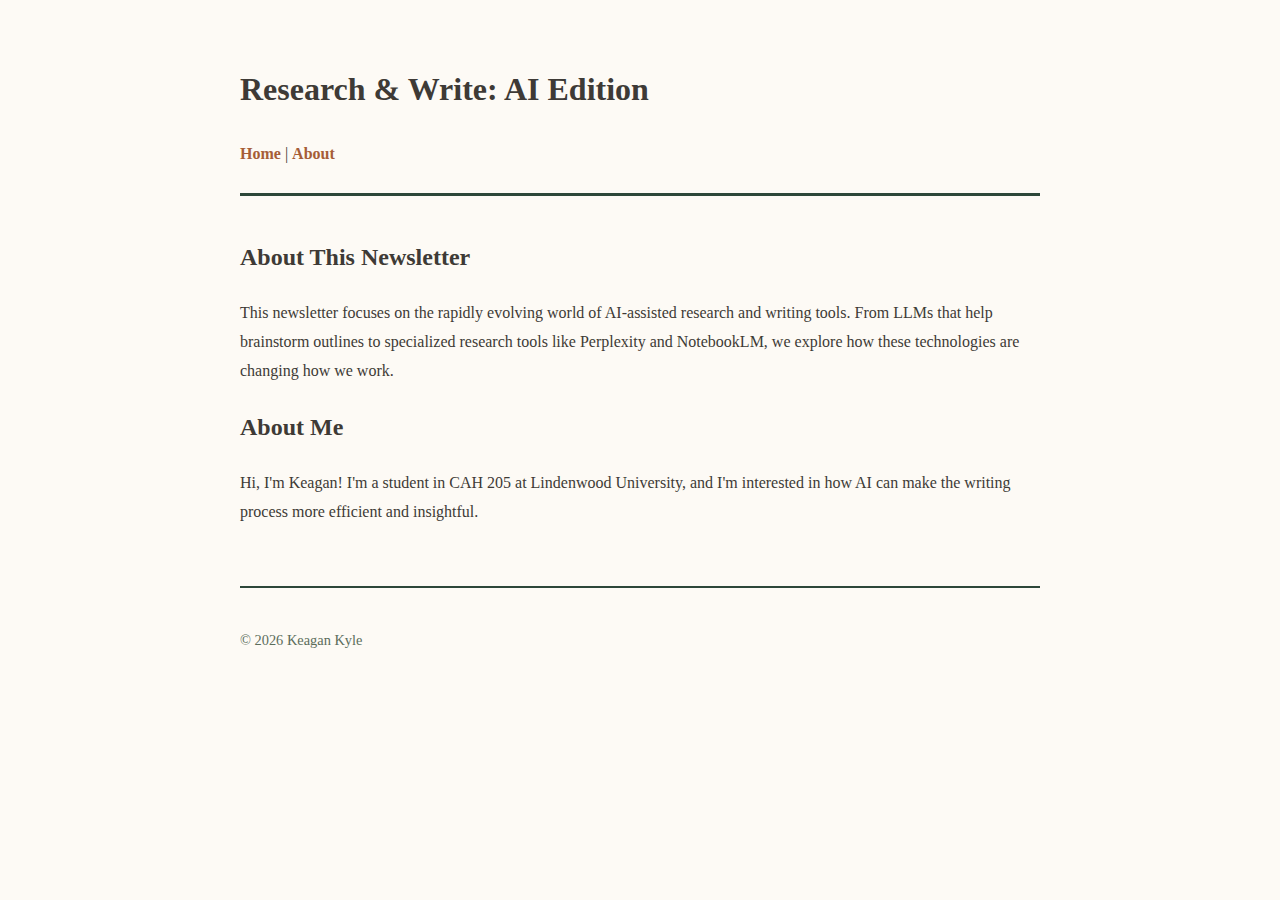
<file: about.html>
<!DOCTYPE html>
<html lang="en">
<head>
    <meta charset="UTF-8">
    <meta name="viewport" content="width=device-width, initial-scale=1.0">
    <title>About - Research & Write: AI Edition</title>
    <link rel="stylesheet" href="style.css">
</head>
<body>
    <header>
        <h1>Research & Write: AI Edition</h1>
        <nav>
            <a href="index.html">Home</a> | 
            <a href="about.html">About</a>
        </nav>
    </header>

    <main>
        <h2>About This Newsletter</h2>
        <p>This newsletter focuses on the rapidly evolving world of AI-assisted research and writing tools. From LLMs that help brainstorm outlines to specialized research tools like Perplexity and NotebookLM, we explore how these technologies are changing how we work.</p>

        <h2>About Me</h2>
        <p>Hi, I'm Keagan! I'm a student in CAH 205 at Lindenwood University, and I'm interested in how AI can make the writing process more efficient and insightful.</p>
    </main>

    <footer>
        <p>&copy; 2026 Keagan Kyle</p>
    </footer>
</body>
</html>
</file>
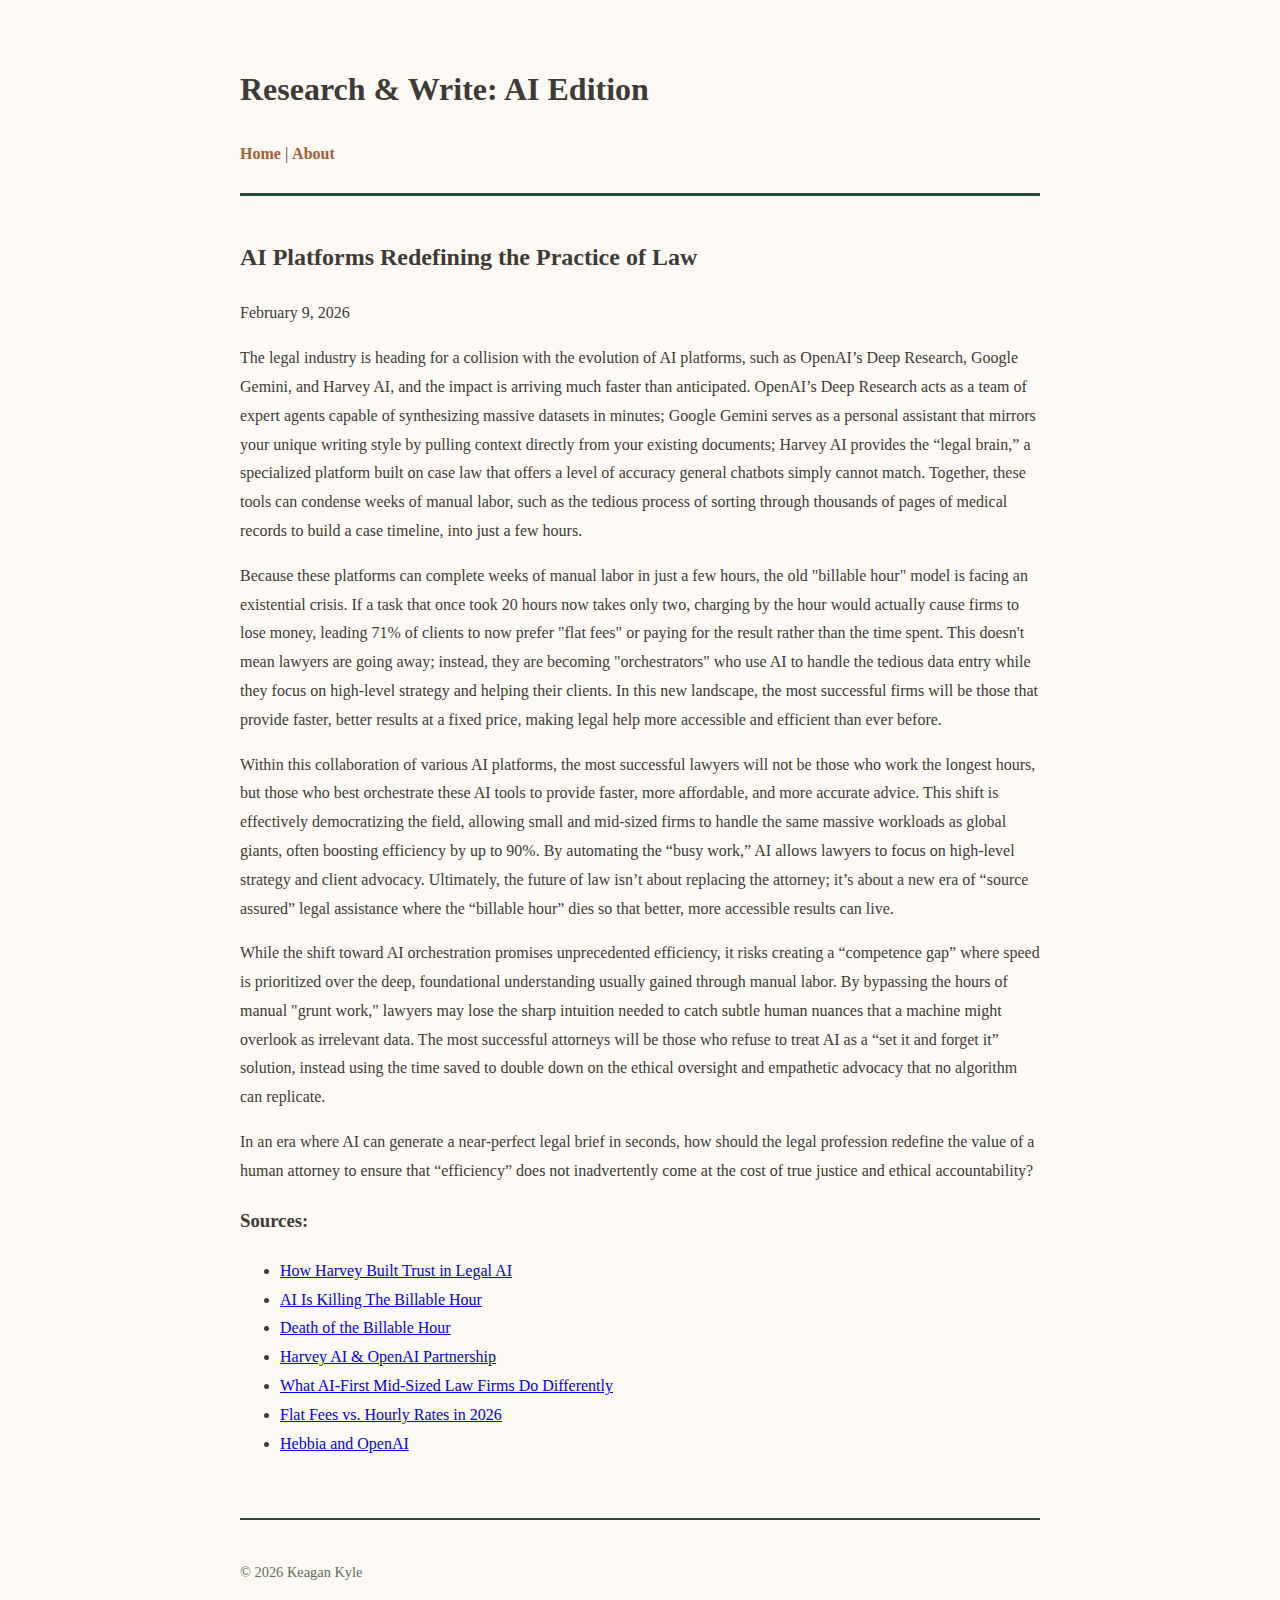
<file: ai-platforms-legal-practice.html>
<!DOCTYPE html>
<html lang="en">
<head>
    <meta charset="UTF-8">
    <meta name="viewport" content="width=device-width, initial-scale=1.0">
    <title>AI Platforms Redefining the Practice of Law - Research & Write: AI Edition</title>
    <link rel="stylesheet" href="style.css">
</head>
<body>
    <header>
        <h1>Research & Write: AI Edition</h1>
        <nav>
            <a href="index.html">Home</a> | 
            <a href="about.html">About</a>
        </nav>
    </header>

    <main>
        <article>
            <h2>AI Platforms Redefining the Practice of Law</h2>
            <p class="date">February 9, 2026</p>

            <p>The legal industry is heading for a collision with the evolution of AI platforms, such as OpenAI’s Deep Research, Google Gemini, and Harvey AI, and the impact is arriving much faster than anticipated. OpenAI’s Deep Research acts as a team of expert agents capable of synthesizing massive datasets in minutes; Google Gemini serves as a personal assistant that mirrors your unique writing style by pulling context directly from your existing documents; Harvey AI provides the “legal brain,” a specialized platform built on case law that offers a level of accuracy general chatbots simply cannot match. Together, these tools can condense weeks of manual labor, such as the tedious process of sorting through thousands of pages of medical records to build a case timeline, into just a few hours.</p>

            <p>Because these platforms can complete weeks of manual labor in just a few hours, the old "billable hour" model is facing an existential crisis. If a task that once took 20 hours now takes only two, charging by the hour would actually cause firms to lose money, leading 71% of clients to now prefer "flat fees" or paying for the result rather than the time spent. This doesn't mean lawyers are going away; instead, they are becoming "orchestrators" who use AI to handle the tedious data entry while they focus on high-level strategy and helping their clients. In this new landscape, the most successful firms will be those that provide faster, better results at a fixed price, making legal help more accessible and efficient than ever before.</p>

            <p>Within this collaboration of various AI platforms, the most successful lawyers will not be those who work the longest hours, but those who best orchestrate these AI tools to provide faster, more affordable, and more accurate advice. This shift is effectively democratizing the field, allowing small and mid-sized firms to handle the same massive workloads as global giants, often boosting efficiency by up to 90%. By automating the “busy work,” AI allows lawyers to focus on high-level strategy and client advocacy. Ultimately, the future of law isn’t about replacing the attorney; it’s about a new era of “source assured” legal assistance where the “billable hour” dies so that better, more accessible results can live.</p>

            <p>While the shift toward AI orchestration promises unprecedented efficiency, it risks creating a “competence gap” where speed is prioritized over the deep, foundational understanding usually gained through manual labor. By bypassing the hours of manual "grunt work," lawyers may lose the sharp intuition needed to catch subtle human nuances that a machine might overlook as irrelevant data. The most successful attorneys will be those who refuse to treat AI as a “set it and forget it” solution, instead using the time saved to double down on the ethical oversight and empathetic advocacy that no algorithm can replicate.</p>

            <p>In an era where AI can generate a near-perfect legal brief in seconds, how should the legal profession redefine the value of a human attorney to ensure that “efficiency” does not inadvertently come at the cost of true justice and ethical accountability?</p>

            <h3>Sources:</h3>
            <ul>
                <li><a href="https://medium.com/@takafumi.endo/how-harvey-built-trust-in-legal-ai-a-case-study-for-builders-786cc23c3b6d" target="_blank">How Harvey Built Trust in Legal AI</a> </li>
                <li><a href="https://abovethelaw.com/2026/01/ai-is-killing-the-billable-hour-the-real-question-is-what-comes-next/" target="_blank">AI Is Killing The Billable Hour</a> </li>
                <li><a href="https://www.venrock.com/insights/death-of-the-billable-hour-legals-900b-ai-repricing" target="_blank">Death of the Billable Hour</a> </li>
                <li><a href="https://openai.com/index/harvey/" target="_blank">Harvey AI & OpenAI Partnership</a> </li>
                <li><a href="https://www.harvey.ai/blog/what-ai-first-mid-sized-law-firms-do-differently" target="_blank">What AI-First Mid-Sized Law Firms Do Differently</a> </li>
                <li><a href="https://www.leanlaw.co/blog/a-data-driven-approach-to-deciding-between-flat-fees-vs-hourly-rates-in-2026/" target="_blank">Flat Fees vs. Hourly Rates in 2026</a> </li>
                <li><a href="https://openai.com/index/hebbia/" target="_blank">Hebbia and OpenAI</a> </li>
            </ul>
        </article>
    </main>

    <footer>
        <p>&copy; 2026 Keagan Kyle</p>
    </footer>
</body>
</html>
</file>
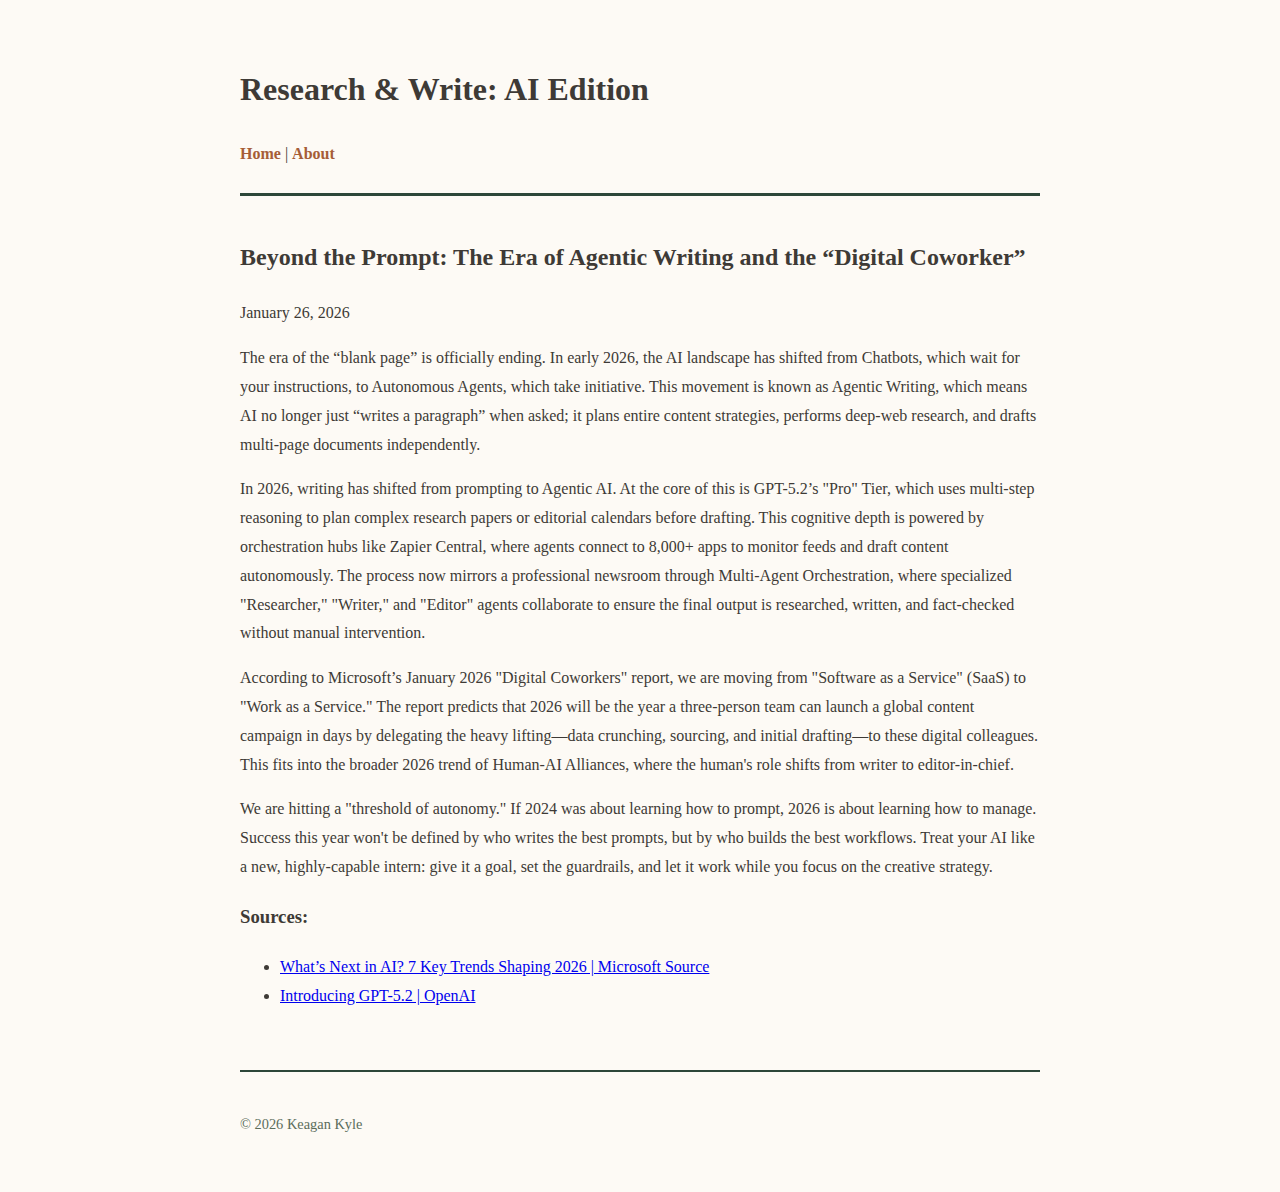
<file: era-of-agentic-writing.html>
<!DOCTYPE html>
<html lang="en">
<head>
    <meta charset="UTF-8">
    <meta name="viewport" content="width=device-width, initial-scale=1.0">
    <title>Beyond the Prompt: The Era of Agentic Writing - Research & Write: AI Edition</title>
    <link rel="stylesheet" href="style.css">
</head>
<body>
    <header>
        <h1>Research & Write: AI Edition</h1>
        <nav>
            <a href="index.html">Home</a> | 
            <a href="about.html">About</a>
        </nav>
    </header>

    <main>
        <article>
            <h2>Beyond the Prompt: The Era of Agentic Writing and the “Digital Coworker”</h2>
            <p class="date">January 26, 2026</p>

            <p>The era of the “blank page” is officially ending. In early 2026, the AI landscape has shifted from Chatbots, which wait for your instructions, to Autonomous Agents, which take initiative. This movement is known as Agentic Writing, which means AI no longer just “writes a paragraph” when asked; it plans entire content strategies, performs deep-web research, and drafts multi-page documents independently.</p>

            <p>In 2026, writing has shifted from prompting to Agentic AI. At the core of this is GPT-5.2’s "Pro" Tier, which uses multi-step reasoning to plan complex research papers or editorial calendars before drafting. This cognitive depth is powered by orchestration hubs like Zapier Central, where agents connect to 8,000+ apps to monitor feeds and draft content autonomously. The process now mirrors a professional newsroom through Multi-Agent Orchestration, where specialized "Researcher," "Writer," and "Editor" agents collaborate to ensure the final output is researched, written, and fact-checked without manual intervention.</p>

            <p>According to Microsoft’s January 2026 "Digital Coworkers" report, we are moving from "Software as a Service" (SaaS) to "Work as a Service." The report predicts that 2026 will be the year a three-person team can launch a global content campaign in days by delegating the heavy lifting—data crunching, sourcing, and initial drafting—to these digital colleagues. This fits into the broader 2026 trend of Human-AI Alliances, where the human's role shifts from writer to editor-in-chief.</p>

            <p>We are hitting a "threshold of autonomy." If 2024 was about learning how to prompt, 2026 is about learning how to manage. Success this year won't be defined by who writes the best prompts, but by who builds the best workflows. Treat your AI like a new, highly-capable intern: give it a goal, set the guardrails, and let it work while you focus on the creative strategy.</p>

            <h3>Sources:</h3>
            <ul>
                <li><a href="https://www.microsoft.com/en-us/worklab/work-trend-index/">What’s Next in AI? 7 Key Trends Shaping 2026 | Microsoft Source</a></li>
                <li><a href="https://openai.com/news/">Introducing GPT-5.2 | OpenAI</a></li>
            </ul>
        </article>
    </main>

    <footer>
        <p>&copy; 2026 Keagan Kyle</p>
    </footer>
</body>
</html>
</file>
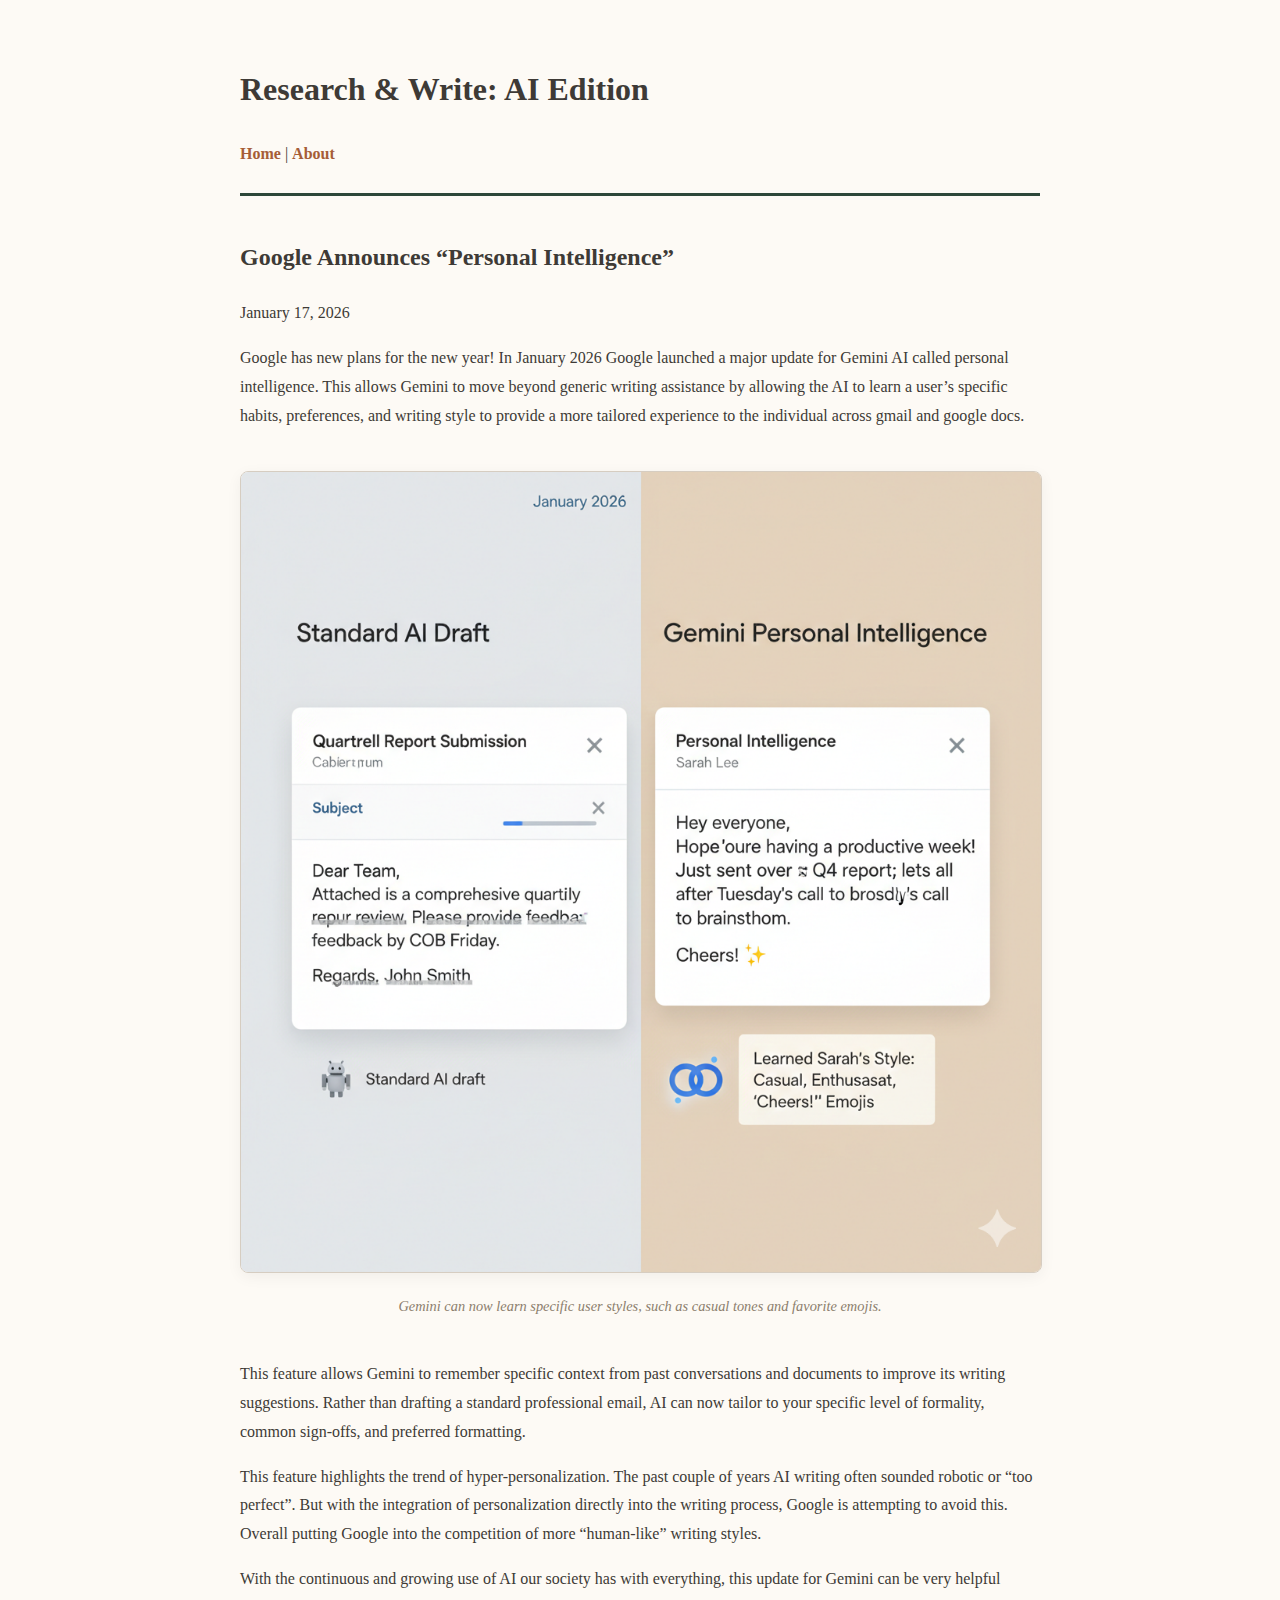
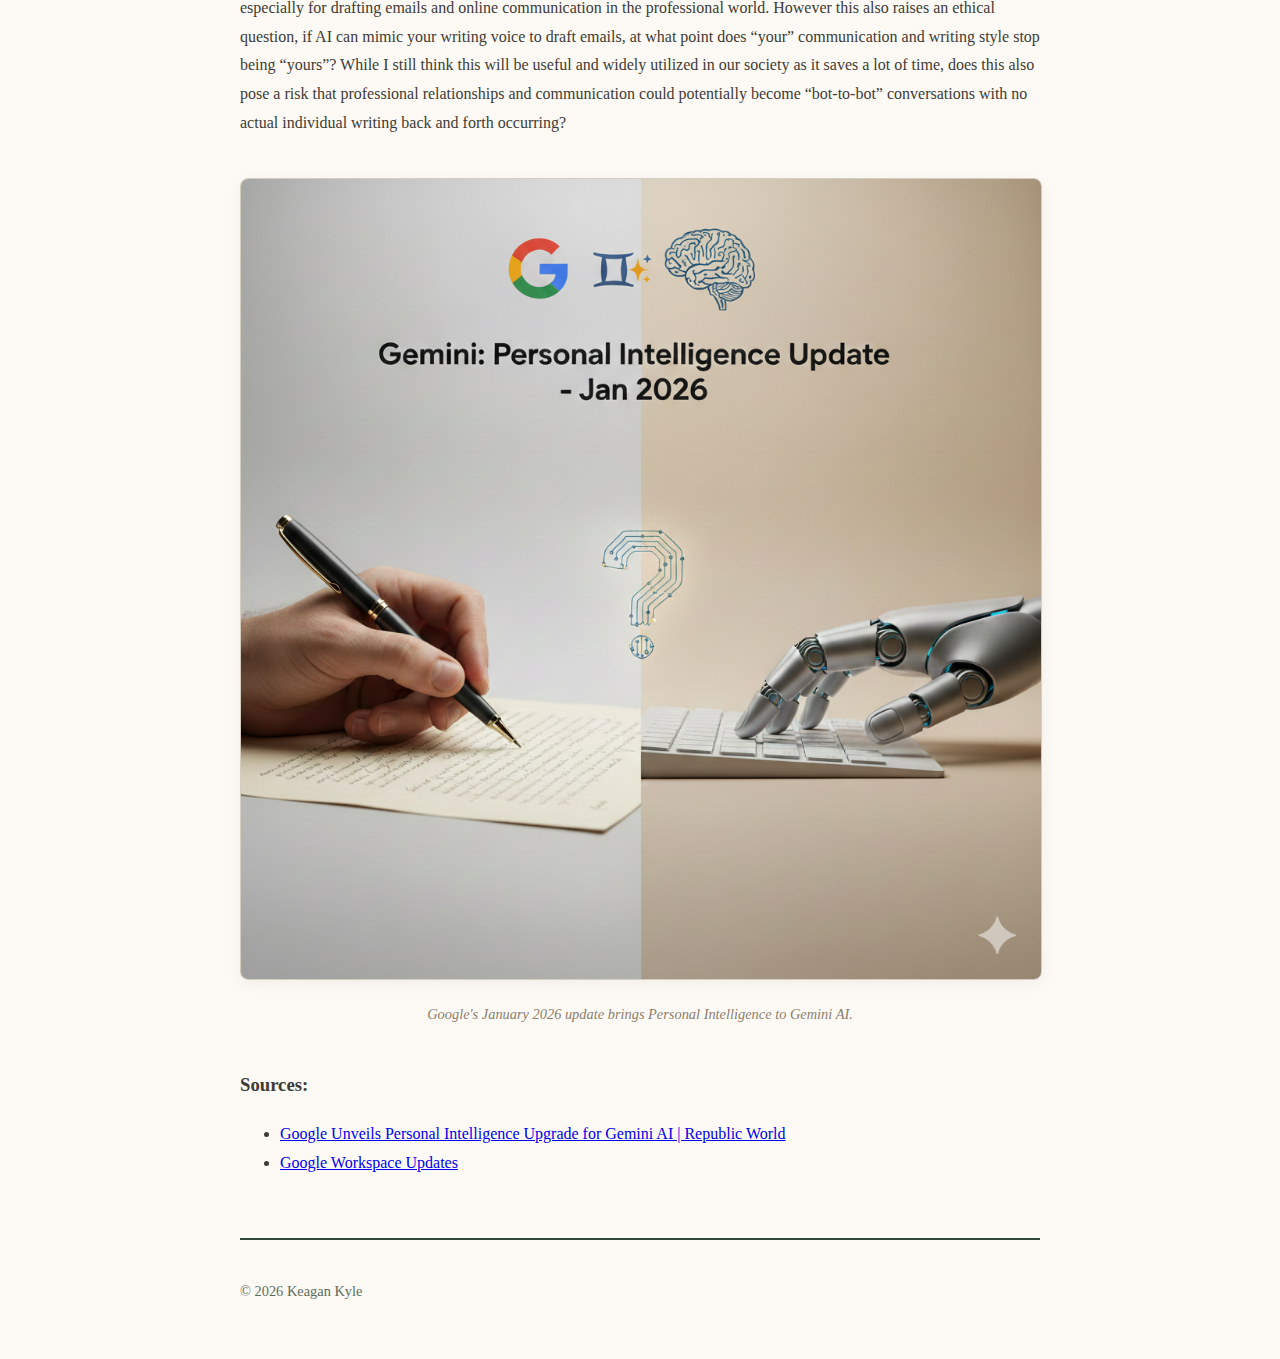
<file: google-announces-personal-intelligence.html>
<!DOCTYPE html>
<html lang="en">
<head>
    <meta charset="UTF-8">
    <meta name="viewport" content="width=device-width, initial-scale=1.0">
    <title>Google Announces “Personal Intelligence” - Research & Write: AI Edition</title>
    <link rel="stylesheet" href="style.css">
</head>
<body>
    <header>
        <h1>Research & Write: AI Edition</h1>
        <nav>
            <a href="index.html">Home</a> | 
            <a href="about.html">About</a>
        </nav>
    </header>

    <main>
        <article>
            <h2>Google Announces “Personal Intelligence”</h2>
            <p class="date">January 17, 2026</p>

            <p>Google has new plans for the new year! In January 2026 Google launched a major update for Gemini AI called personal intelligence. This allows Gemini to move beyond generic writing assistance by allowing the AI to learn a user’s specific habits, preferences, and writing style to provide a more tailored experience to the individual across gmail and google docs.</p>
        <figure>
    <img src="Gemini-personalization.png" alt="Comparison between Standard AI and Gemini Personal Intelligence">
    <figcaption>Gemini can now learn specific user styles, such as casual tones and favorite emojis.</figcaption>
</figure>

            <p>This feature allows Gemini to remember specific context from past conversations and documents to improve its writing suggestions. Rather than drafting a standard professional email, AI can now tailor to your specific level of formality, common sign-offs, and preferred formatting.</p>

            <p>This feature highlights the trend of hyper-personalization. The past couple of years AI writing often sounded robotic or “too perfect”. But with the integration of personalization directly into the writing process, Google is attempting to avoid this. Overall putting Google into the competition of more “human-like” writing styles.</p>

            <p>With the continuous and growing use of AI our society has with everything, this update for Gemini can be very helpful especially for drafting emails and online communication in the professional world. However this also raises an ethical question, if AI can mimic your writing voice to draft emails, at what point does “your” communication and writing style stop being “yours”? While I still think this will be useful and widely utilized in our society as it saves a lot of time, does this also pose a risk that professional relationships and communication could potentially become “bot-to-bot” conversations with no actual individual writing back and forth occurring?</p>
<figure>
    <img src="Gemini-split-screen.png" alt="Gemini Personal Intelligence Update January 2026">
    <figcaption>Google's January 2026 update brings Personal Intelligence to Gemini AI.</figcaption>
</figure>
            <h3>Sources:</h3>
            <ul>
                <li><a href="https://www.republicworld.com/technology/ai/google-unveils-personal-intelligence-upgrade-for-gemini-ai">Google Unveils Personal Intelligence Upgrade for Gemini AI | Republic World</a> </li>
                <li><a href="https://workspaceupdates.googleblog.com/">Google Workspace Updates</a> </li>
            </ul>
        </article>
    </main>

    <footer>
        <p>&copy; 2026 Keagan Kyle</p>
    </footer>
</body>
</html>
</file>
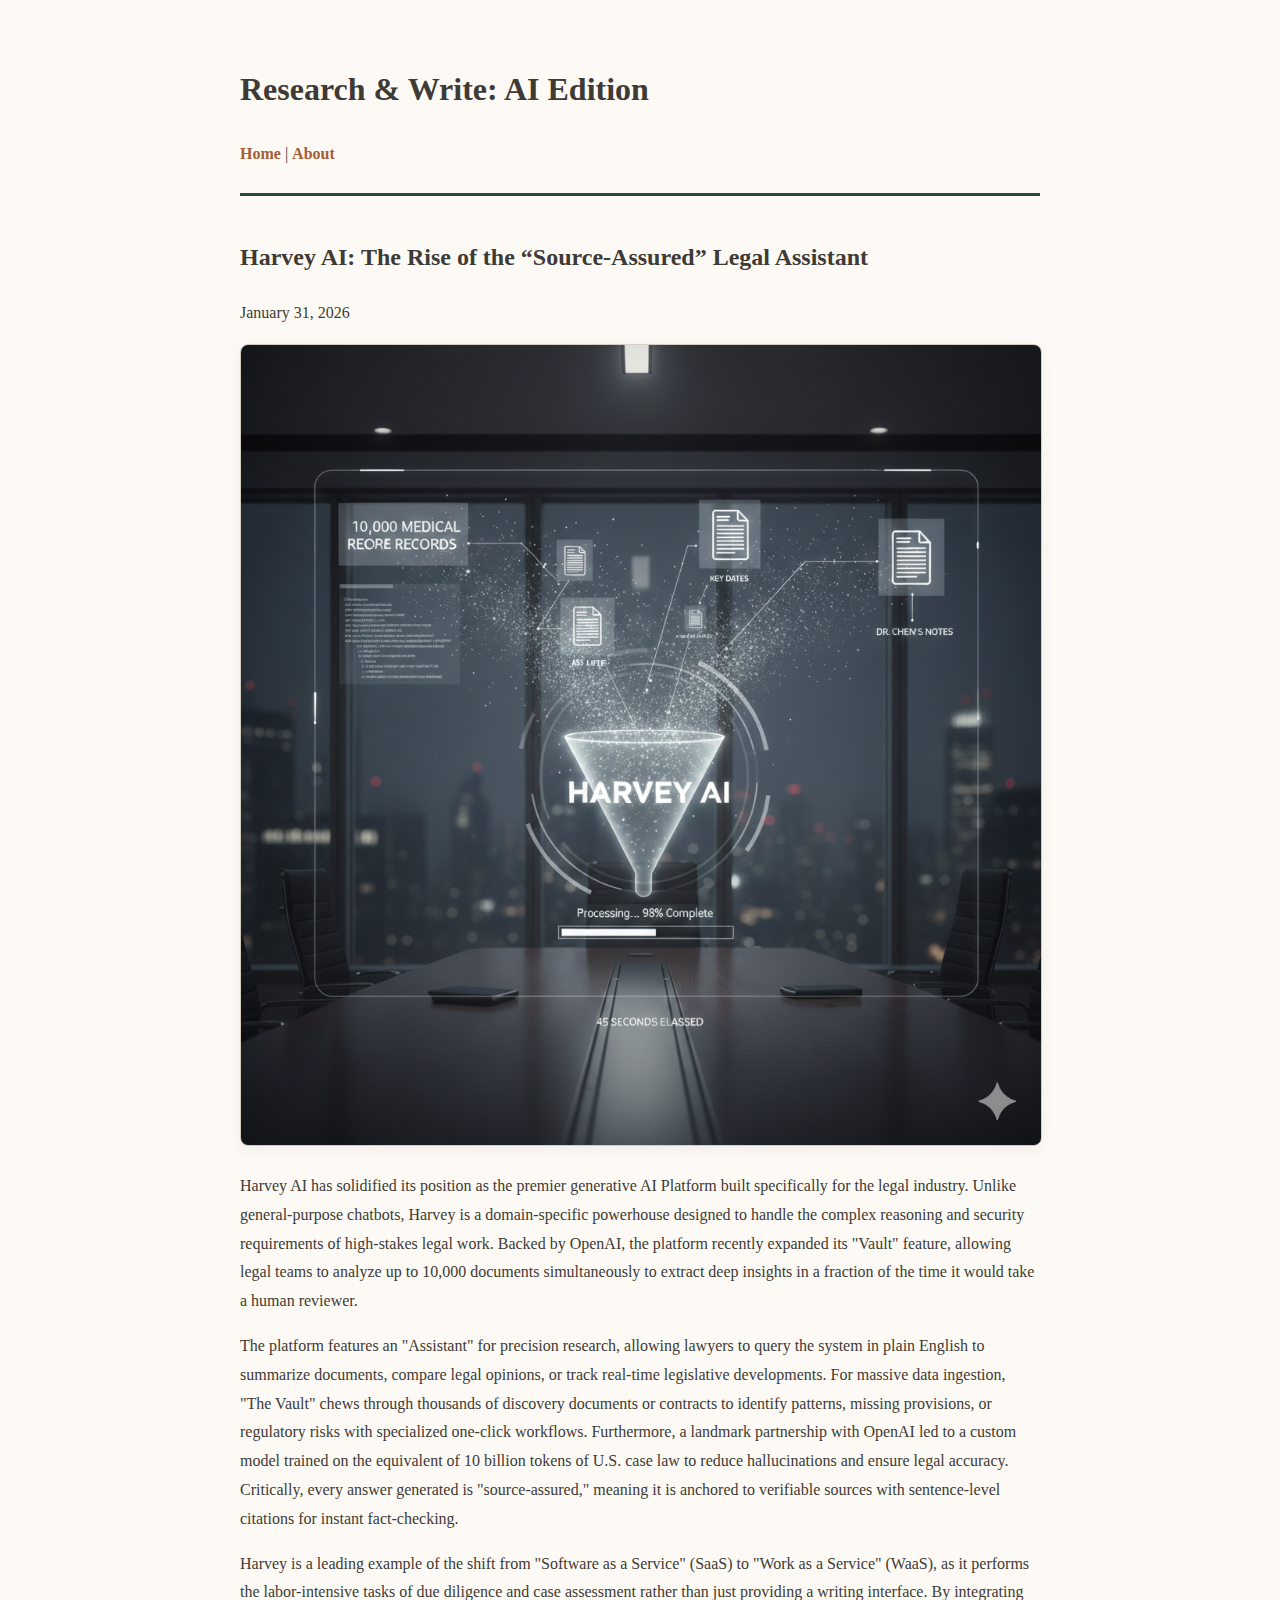
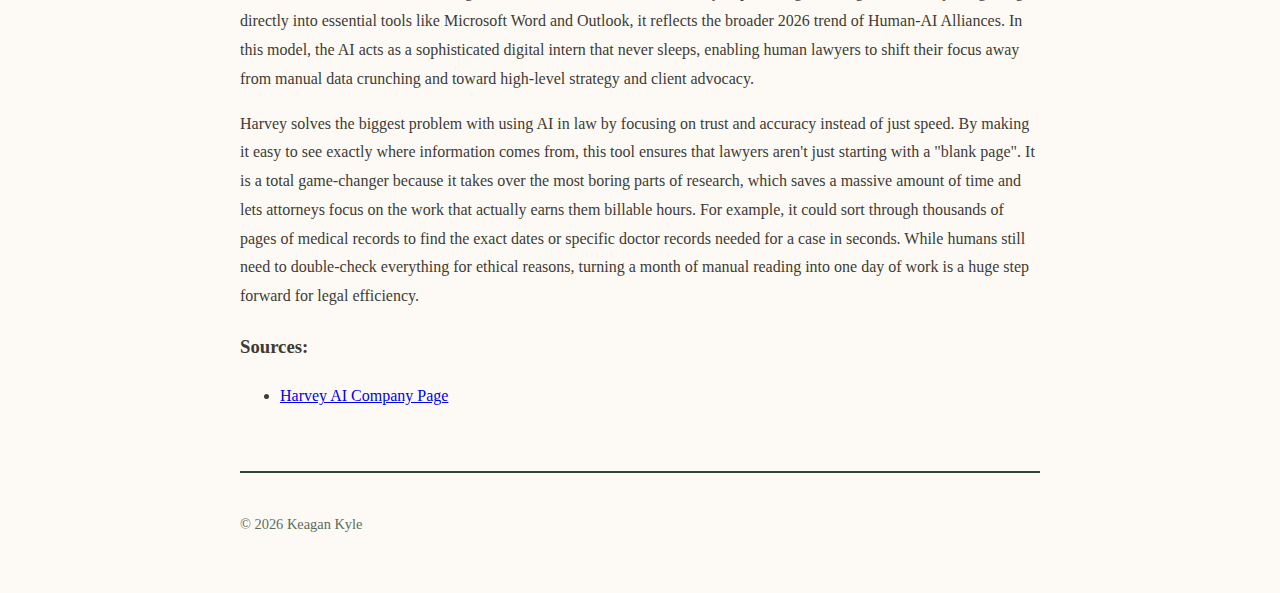
<file: harvey-legal-ai.html>
<!DOCTYPE html>
<html lang="en">
<head>
    <meta charset="UTF-8">
    <meta name="viewport" content="width=device-width, initial-scale=1.0">
    <title>Harvey AI: The Rise of the “Source-Assured” Legal Assistant - Research & Write: AI Edition</title>
    <link rel="stylesheet" href="style.css">
</head>
<body>
    <header>
        <h1>Research & Write: AI Edition</h1>
        <nav>
            <a href="index.html">Home</a> | 
            <a href="about.html">About</a>
        </nav>
    </header>

    <main>
        <article>
            <h2>Harvey AI: The Rise of the “Source-Assured” Legal Assistant</h2>
            <p class="date">January 31, 2026</p>
            
            <div class="post-image" style="text-align: center;">
                <img src="LegalResearch.png" alt="Visual of Harvey AI research">
            </div>

            <p>Harvey AI has solidified its position as the premier generative AI Platform built specifically for the legal industry. Unlike general-purpose chatbots, Harvey is a domain-specific powerhouse designed to handle the complex reasoning and security requirements of high-stakes legal work. Backed by OpenAI, the platform recently expanded its "Vault" feature, allowing legal teams to analyze up to 10,000 documents simultaneously to extract deep insights in a fraction of the time it would take a human reviewer.</p>

            <p>The platform features an "Assistant" for precision research, allowing lawyers to query the system in plain English to summarize documents, compare legal opinions, or track real-time legislative developments. For massive data ingestion, "The Vault" chews through thousands of discovery documents or contracts to identify patterns, missing provisions, or regulatory risks with specialized one-click workflows. Furthermore, a landmark partnership with OpenAI led to a custom model trained on the equivalent of 10 billion tokens of U.S. case law to reduce hallucinations and ensure legal accuracy. Critically, every answer generated is "source-assured," meaning it is anchored to verifiable sources with sentence-level citations for instant fact-checking.</p>

            <p>Harvey is a leading example of the shift from "Software as a Service" (SaaS) to "Work as a Service" (WaaS), as it performs the labor-intensive tasks of due diligence and case assessment rather than just providing a writing interface. By integrating directly into essential tools like Microsoft Word and Outlook, it reflects the broader 2026 trend of Human-AI Alliances. In this model, the AI acts as a sophisticated digital intern that never sleeps, enabling human lawyers to shift their focus away from manual data crunching and toward high-level strategy and client advocacy.</p>

            <p>Harvey solves the biggest problem with using AI in law by focusing on trust and accuracy instead of just speed. By making it easy to see exactly where information comes from, this tool ensures that lawyers aren't just starting with a "blank page". It is a total game-changer because it takes over the most boring parts of research, which saves a massive amount of time and lets attorneys focus on the work that actually earns them billable hours. For example, it could sort through thousands of pages of medical records to find the exact dates or specific doctor records needed for a case in seconds. While humans still need to double-check everything for ethical reasons, turning a month of manual reading into one day of work is a huge step forward for legal efficiency.</p>

            <h3>Sources:</h3>
            <ul>
                <li><a href="https://www.harvey.ai/company" target="_blank">Harvey AI Company Page</a></li>
            </ul>
        </article>
    </main>

    <footer>
        <p>&copy; 2026 Keagan Kyle</p>
    </footer>
</body>
</html>
</file>
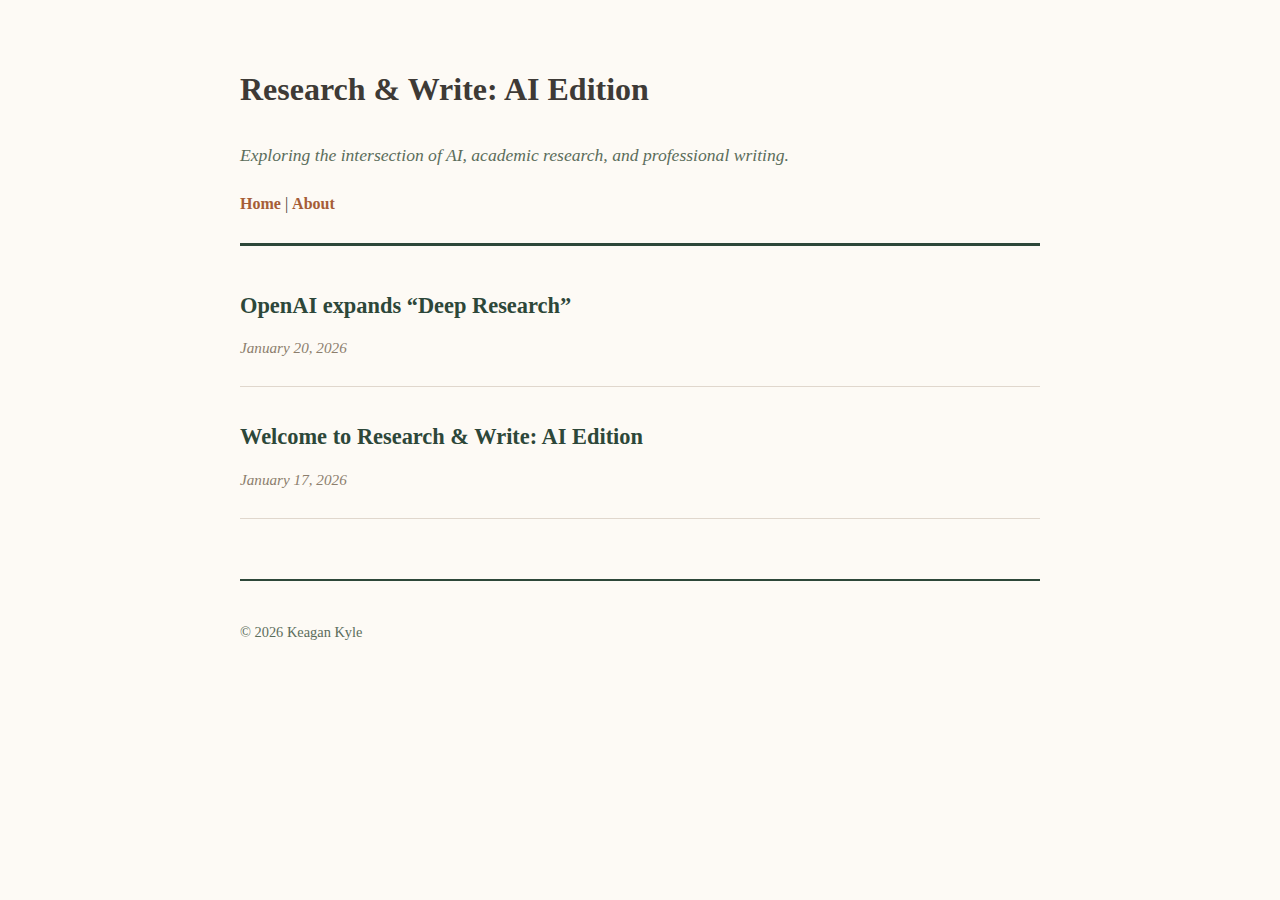
<file: openai-expands-deep-research.html>
<!DOCTYPE html>
<html lang="en">
<head>
    <meta charset="UTF-8">
    <meta name="viewport" content="width=device-width, initial-scale=1.0">
    <title>Research & Write: AI Edition</title>
    <link rel="stylesheet" href="style.css">
</head>
<body>
    <header>
        <h1>Research & Write: AI Edition</h1>
        <p class="tagline">Exploring the intersection of AI, academic research, and professional writing.</p>
        <nav>
            <a href="index.html">Home</a> | 
            <a href="about.html">About</a>
        </nav>
    </header>

    <main>
        <ul class="post-list">
            <li>
                <a href="openai-expands-deep-research.html">OpenAI expands “Deep Research”</a>
                <span class="date">January 20, 2026</span>
            </li>
            <li>
                <a href="welcome-to-research-and-write.html">Welcome to Research & Write: AI Edition</a>
                <span class="date">January 17, 2026</span>
            </li>
        </ul>
    </main>

    <footer>
        <p>&copy; 2026 Keagan Kyle</p>
    </footer>
</body>
</html>
</file>
<file: style.css>
body {
    font-family: 'Georgia', serif;
    line-height: 1.8;
    max-width: 800px;
    margin: 0 auto;
    padding: 40px 20px;
    /* Soft cream/parchment background */
    background-color: #fdfaf5; 
    /* Deep charcoal with a hint of brown */
    color: #3e3a36; 
}

header {
    /* Deep Forest Green for a professional anchor */
    border-bottom: 3px solid #2d4739; 
    padding-bottom: 24px;
    margin-bottom: 40px;
}

header .tagline {
    /* Muted earthy green */
    color: #5b6d5b; 
    font-style: italic;
    font-size: 1.1em;
}

nav a {
    /* Terracotta for a pop of warmth */
    color: #a65d37; 
    text-decoration: none;
    font-weight: 600;
    transition: color 0.3s ease;
}

nav a:hover {
    color: #2d4739;
    text-decoration: underline;
}

.post-list {
    list-style: none;
    padding: 0;
}

.post-list li {
    margin-bottom: 30px;
    padding-bottom: 25px;
    /* Subtle warm gray-brown border */
    border-bottom: 1px solid #e0d7cd; 
}

.post-list a {
    font-size: 1.4em;
    /* Deep green for headlines */
    color: #2d4739; 
    text-decoration: none;
    font-weight: bold;
}

.post-list a:hover {
    color: #a65d37;
}

.post-list .date {
    display: block;
    margin-top: 8px;
    color: #8c7e6d; 
    font-style: italic;
    font-size: 0.95em;
}

footer {
    margin-top: 60px;
    padding-top: 25px;
    border-top: 2px solid #2d4739;
    font-size: 0.9em;
    color: #5b6d5b;
}

/* Newsletter Image Styling */
figure {
    margin: 40px 0;
    text-align: center;
}

img {
    max-width: 100%;
    height: auto;
    /* Softening the image border to a warm tone */
    border: 1px solid #d6cdc1;
    border-radius: 8px;
    box-shadow: 0 4px 15px rgba(0,0,0,0.05);
}

figcaption {
    margin-top: 12px;
    font-size: 0.9em;
    color: #8c7e6d;
    font-style: italic;
}
</file>
